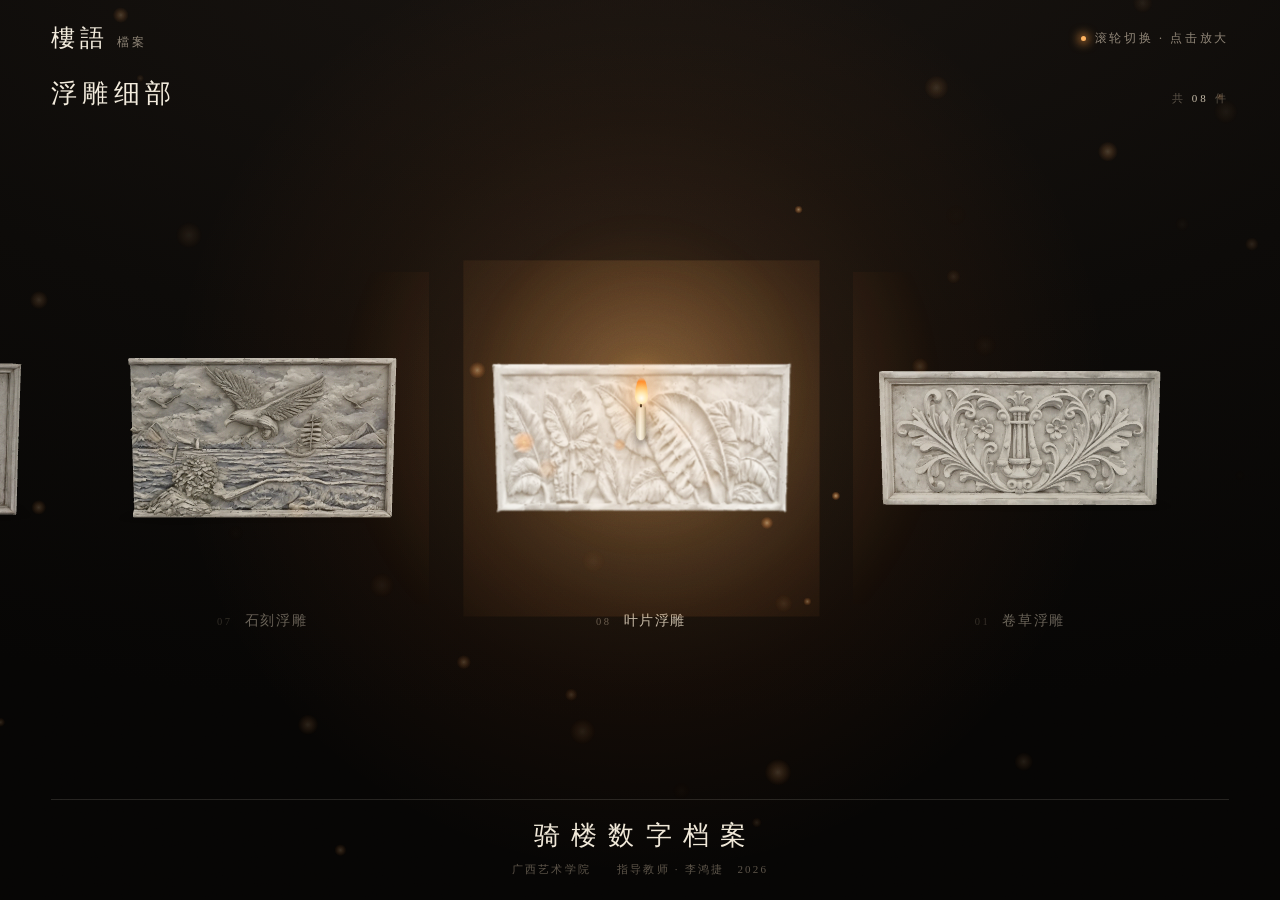
<file: index.html>
<!DOCTYPE html>
<html lang="zh-CN">
<head>
<meta charset="UTF-8">
<meta name="viewport" content="width=device-width, initial-scale=1, viewport-fit=cover">
<title>樓語 · 檔案 — Echoes of the Arcades</title>
<meta name="description" content="骑楼数字档案：八件浮雕，烛光扫过时浮出纹理。">
<meta name="theme-color" content="#080706">
<link rel="icon" href="favicon.png" sizes="128x128">
<link rel="apple-touch-icon" href="favicon.png">
<meta property="og:title" content="樓語 · 檔案">
<meta property="og:description" content="骑楼数字档案：八件浮雕，烛光扫过时浮出纹理。">
<meta property="og:type" content="website">
<meta property="og:image" content="https://gg1103.github.io/museum/og.png">
<meta property="og:image:width" content="1200">
<meta property="og:image:height" content="630">
<meta name="twitter:card" content="summary_large_image">
<link rel="stylesheet" href="gallery.css">
</head>
<body>

<canvas class="dust" id="dust" aria-hidden="true"></canvas>

<header class="bar">
  <span class="mark">
    <span class="mark-cn" data-bind="title">樓語</span>
    <span class="mark-sub">檔案</span>
  </span>
  <span class="hint"><i class="dot"></i>滚轮切换 · 点击放大</span>
</header>

<main>
  <div class="section-head">
    <h2 data-bind="sectionTitle">浮雕细部</h2>
    <span>共 <b id="count">08</b> 件</span>
  </div>

  <div class="rail" id="rail" aria-label="浮雕档案"></div>
</main>

<footer class="foot">
  <p class="arch-line" data-bind="archLine">骑楼数字档案</p>
  <p class="arch-meta">
    <span data-bind="footL"></span>
    <span data-bind="footR"></span>
  </p>
</footer>

<div class="warm" aria-hidden="true"></div>
<div class="candle" aria-hidden="true">
  <span class="glow"></span>
  <span class="wax"></span>
  <span class="flame"></span>
</div>

<!-- 放大查看 -->
<div class="modal" id="modal" hidden>
  <div class="modal-stage" id="modalStage"></div>
  <p class="modal-cap">
    <span id="modalNo"></span>
    <span id="modalName"></span>
    <em>点击空白处关闭</em>
  </p>
</div>

<script src="content.js"></script>
<script src="gallery.js"></script>
</body>
</html>
</file>
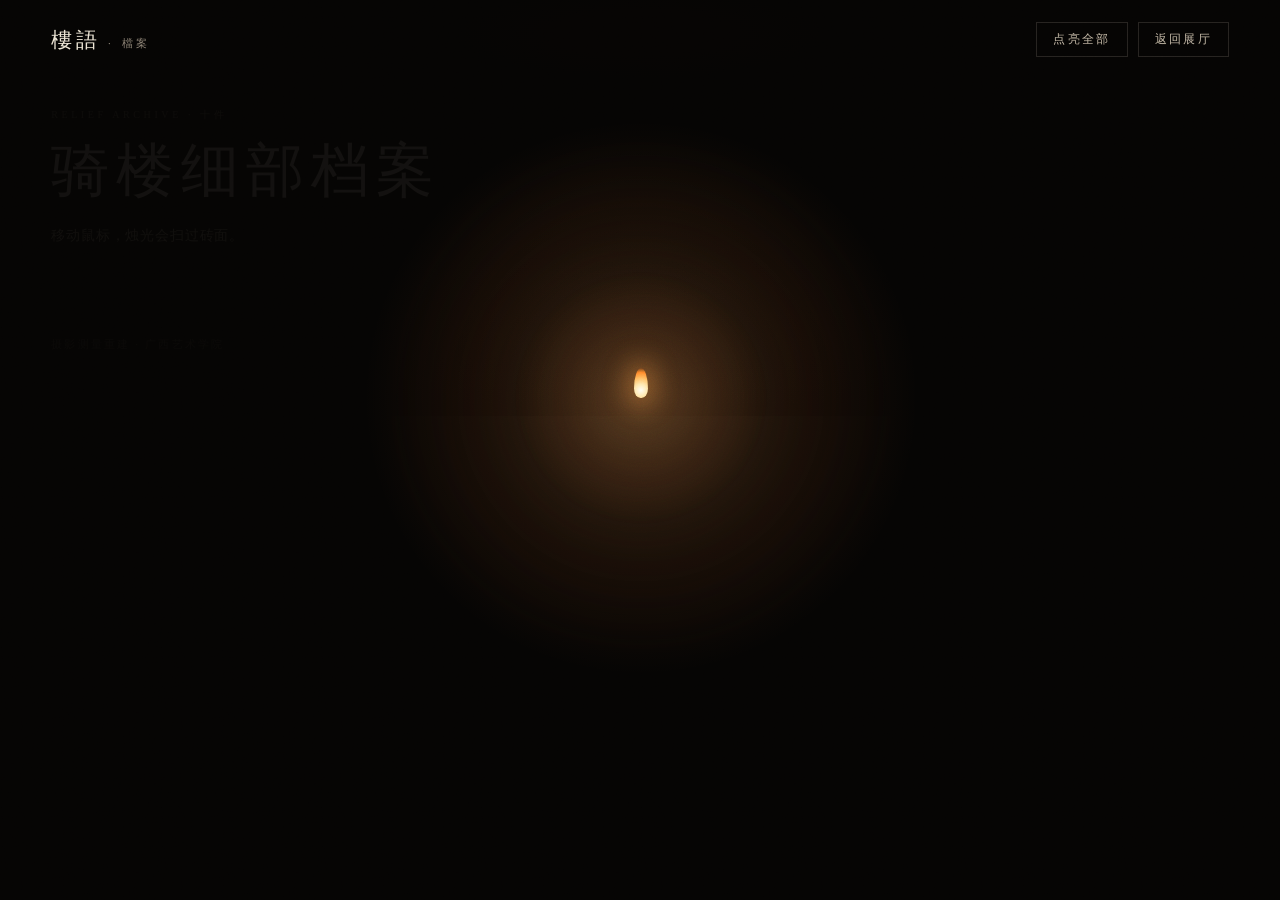
<file: archive.html>
<!DOCTYPE html>
<html lang="zh-CN">
<head>
<meta charset="UTF-8">
<meta name="viewport" content="width=device-width, initial-scale=1, viewport-fit=cover">
<title>檔案 · 樓語 — Echoes of the Arcades</title>
<meta name="description" content="骑楼细部档案：花砖、女儿墙、窗花，十件。移动蜡烛，光会扫过砖面。">
<meta name="theme-color" content="#0a0806">
<link rel="icon" href="favicon.png" sizes="128x128">
<meta property="og:title" content="檔案 · 樓語">
<meta property="og:image" content="https://gg1103.github.io/museum/og.png">
<link rel="stylesheet" href="archive.css">
</head>
<body>

<div class="room">
  <header class="bar">
    <a class="mark" href="index.html">
      <span class="mark-cn">樓語</span>
      <span class="mark-sep">·</span>
      <span class="mark-sub">檔案</span>
    </a>
    <nav class="bar-nav">
      <button type="button" class="btn" id="litAll" aria-pressed="false">点亮全部</button>
      <a class="btn" href="index.html">返回展厅</a>
    </nav>
  </header>

  <main class="stage">
    <div class="head">
      <p class="eyebrow">Relief Archive · 十件</p>
      <h1 class="title" data-bind="archiveTitle">骑楼细部档案</h1>
      <p class="lead" data-bind="archiveLead">移动鼠标，烛光会扫过砖面。</p>
    </div>

    <div class="grid" id="grid" role="list"></div>

    <p class="foot">
      <span data-bind="archiveFoot">摄影测量重建 · 广西艺术学院</span>
    </p>
  </main>
</div>

<div class="veil" id="veil" aria-hidden="true"></div>
<div class="warm" id="warm" aria-hidden="true"></div>
<div class="candle" id="candle" aria-hidden="true">
  <span class="glow"></span>
  <span class="flame"></span>
</div>

<script src="content.js"></script>
<script src="archive.js"></script>
</body>
</html>
</file>
<file: gallery.css>
/* ============================================================
   樓語 · 檔案 —— 一排陈列 · 滚轮切换 · 随鼠标偏移 · 点击放大
   ============================================================ */

:root {
  --room:     #080706;
  --ink:      #f3ecdd;
  --ink-dim:  #c2b7a5;
  --muted:    #8d8375;
  --faint:    #5b5348;
  --flame:    #ffb15e;
  --verm:     #c4402b;
  --line:     rgba(243, 236, 221, 0.13);

  --kai:   "KaiTi", "STKaiti", "Kaiti SC", "SimSun", serif;
  --song:  "Songti SC", "STSong", "SimSun", serif;
  --latin: Georgia, "Times New Roman", serif;

  --ease: cubic-bezier(0.22, 0.61, 0.36, 1);

  --lx: 50vw;
  --ly: 42vh;
  --light-r: 420px;
}

* { box-sizing: border-box; }

html, body {
  margin: 0;
  height: 100%;
  background: var(--room);
  color: var(--ink);
  font-family: var(--song);
  -webkit-font-smoothing: antialiased;
  overflow: hidden;
}

body {
  display: flex;
  flex-direction: column;
  background:
    radial-gradient(130% 90% at 50% -10%, #191410 0%, #0c0a08 55%, #060504 100%);
  cursor: none;
}

::selection { background: rgba(196, 64, 43, 0.4); }
a { color: inherit; text-decoration: none; }
button { font: inherit; color: inherit; background: none; border: none; cursor: none; }
:focus-visible { outline: 1px solid var(--flame); outline-offset: 4px; }

/* ---------- 浮尘 ---------- */
.dust {
  position: fixed;
  inset: 0;
  z-index: 25;
  pointer-events: none;
  opacity: 0.9;
}

body::after {
  content: "";
  position: fixed;
  inset: 0;
  z-index: 60;
  pointer-events: none;
  opacity: 0.38;
  mix-blend-mode: overlay;
  background-image: url("data:image/svg+xml,%3Csvg xmlns='http://www.w3.org/2000/svg' width='160' height='160'%3E%3Cfilter id='n'%3E%3CfeTurbulence type='fractalNoise' baseFrequency='0.82' numOctaves='4' stitchTiles='stitch'/%3E%3C/filter%3E%3Crect width='160' height='160' filter='url(%23n)' opacity='0.3'/%3E%3C/svg%3E");
}

/* ---------- 顶栏 ---------- */
.bar {
  position: relative;
  z-index: 30;
  display: flex;
  align-items: center;
  justify-content: space-between;
  gap: 20px;
  padding: 22px clamp(20px, 4vw, 56px) 0;
  flex: 0 0 auto;
}
.mark { display: flex; align-items: baseline; gap: 9px; }
.mark-cn {
  font-family: var(--kai);
  font-size: 24px;
  letter-spacing: 0.18em;
}
.mark-sub {
  font-size: 11.5px;
  letter-spacing: 0.3em;
  color: var(--muted);
}
.hint {
  display: inline-flex;
  align-items: center;
  gap: 9px;
  font-size: 12px;
  letter-spacing: 0.22em;
  color: var(--muted);
}
.hint .dot {
  width: 5px; height: 5px;
  border-radius: 50%;
  background: var(--flame);
  box-shadow: 0 0 10px 3px rgba(255, 160, 70, 0.6);
  animation: breathe 2.6s var(--ease) infinite;
}
@keyframes breathe {
  0%, 100% { opacity: 0.4; transform: scale(0.85); }
  50%      { opacity: 1; transform: scale(1.2); }
}

/* ---------- 主区 ---------- */
main {
  position: relative;
  z-index: 1;
  flex: 1 1 auto;
  min-height: 0;
  display: flex;
  flex-direction: column;
  justify-content: center;
  padding: 0 0 clamp(10px, 2vh, 24px);
}

.section-head {
  display: flex;
  align-items: baseline;
  justify-content: space-between;
  gap: 20px;
  padding: 0 clamp(20px, 4vw, 56px);
  margin: clamp(10px, 2.4vh, 26px) 0 clamp(4px, 1.2vh, 14px);
  flex: 0 0 auto;
}
.section-head h2 {
  margin: 0;
  font-family: var(--kai);
  font-weight: 400;
  font-size: clamp(20px, 2.1vw, 26px);
  letter-spacing: 0.2em;
}
.section-head span {
  font-family: var(--latin);
  font-size: 11px;
  letter-spacing: 0.28em;
  color: var(--faint);
}
.section-head span b { font-weight: 400; color: var(--ink-dim); }

/* ---------- 一排陈列 ---------- */
.rail {
  flex: 1 1 auto;
  min-height: 0;
  display: flex;
  align-items: center;
  gap: clamp(18px, 3.6vw, 57px);   /* 在上版基础上再分开 6% */
  overflow-x: auto;
  overflow-y: hidden;
  scroll-snap-type: x mandatory;
  scroll-behavior: smooth;
  padding: 0;           /* 首尾留白由 JS 动态设置，保证第一件也能居中 */
  scrollbar-width: none;
  -ms-overflow-style: none;
}
.rail::-webkit-scrollbar { display: none; }

.slide {
  flex: 0 0 auto;
  width: clamp(260px, 26vw, 380px);
  scroll-snap-align: center;
  display: flex;
  flex-direction: column;
  align-items: stretch;
  background: none;
  border: none;
  padding: 0;
  cursor: none;
  opacity: 0.72;                /* 更远：暗 28% */
  transition: opacity 0.5s var(--ease);
}
.slide.is-near { opacity: 0.85; } /* 相邻：暗 15% */
.slide.is-center { opacity: 1; }

.model {
  position: relative;
  width: 100%;
  aspect-ratio: 1 / 1;
  overflow: hidden;             /* 裁掉模型自带的画框 */
  transition: transform 0.55s var(--ease);
  transform: scale(1);
}
.slide.is-center .model { transform: scale(1.07); }  /* 居中放大 7% */

.model model-viewer {
  width: 100%;
  height: 100%;
  background: transparent;
  --poster-color: transparent;
  --progress-bar-color: transparent;
  --progress-mask: transparent;
  outline: none;
}
.model model-viewer::part(default-progress-bar) { display: none; }

/* 有画框的模型：兜底规则（具体倍率由 content.js 的 crop 数值内联设置） */
.slide.is-crop .model model-viewer { transform: scale(1.2); }

/* 有画框的模型：由 JS 按件设置缩放把框推出可视区 */

.model::after {
  content: "";
  position: absolute;
  inset: 0;
  pointer-events: none;
  background: radial-gradient(
    circle 440px at calc(var(--lx) - var(--model-x, 0px)) calc(var(--ly) - var(--model-y, 0px)),
    rgba(255, 186, 112, 0.34), rgba(255, 150, 70, 0.10) 42%, transparent 70%);
  mix-blend-mode: screen;
}

.slide-cap {
  display: flex;
  align-items: baseline;
  justify-content: center;
  gap: 12px;
  margin-top: 8px;
  opacity: 0.6;
  transition: opacity 0.5s var(--ease);
}
.slide.is-center .slide-cap { opacity: 1; }
.cap-no {
  font-family: var(--latin);
  font-size: 10.5px;
  letter-spacing: 0.24em;
  color: var(--faint);
}
.cap-name {
  font-size: 13.5px;
  letter-spacing: 0.12em;
  color: var(--ink-dim);
}

/* ---------- 页脚 ---------- */
.foot {
  position: relative;
  z-index: 30;
  flex: 0 0 auto;
  margin: 0 clamp(20px, 4vw, 56px);
  padding: clamp(12px, 2vh, 20px) 0 clamp(16px, 2.6vh, 26px);
  border-top: 1px solid var(--line);
  text-align: center;
}
.arch-line {
  margin: 0;
  font-family: var(--kai);
  font-size: clamp(19px, 2vw, 26px);
  letter-spacing: 0.44em;
  text-indent: 0.44em;
  color: #f0e8d8;
}
.arch-meta {
  margin: 9px 0 0;
  display: flex;
  flex-wrap: wrap;
  gap: 8px 26px;
  justify-content: center;
  font-size: 11px;
  letter-spacing: 0.2em;
  color: var(--faint);
}

/* ---------- 放大查看 ---------- */
.modal {
  position: fixed;
  inset: 0;
  z-index: 45;
  display: grid;
  grid-template-rows: 1fr auto;
  padding: clamp(30px, 6vh, 70px) clamp(20px, 6vw, 90px) clamp(24px, 4vh, 44px);
  background: rgba(5, 4, 3, 0.94);
  backdrop-filter: blur(7px);
  opacity: 0;
  visibility: hidden;
  transition: opacity 0.4s var(--ease), visibility 0.4s;
  cursor: none;
}
.modal.is-open { opacity: 1; visibility: visible; }

.modal-stage {
  position: relative;
  min-height: 0;
  display: grid;
  place-items: center;
  overflow: hidden;
}
.modal-stage model-viewer {
  transition: opacity 0.35s var(--ease);
  width: min(68vw, 880px);
  height: min(66vh, 720px);
  background: transparent;
  --poster-color: transparent;
  --progress-bar-color: transparent;
  --progress-mask: transparent;
  outline: none;
}
.modal-stage model-viewer::part(default-progress-bar) { display: none; }

.modal-cap {
  margin: 0;
  display: flex;
  align-items: baseline;
  justify-content: center;
  gap: 16px;
  font-size: 12px;
  letter-spacing: 0.2em;
  color: var(--ink-dim);
}
.modal-cap span:first-child {
  font-family: var(--latin);
  font-size: 10px;
  color: var(--faint);
}
.modal-cap span:nth-child(2) {
  font-family: var(--kai);
  font-size: 20px;
  letter-spacing: 0.16em;
  color: #f5eddd;
}
.modal-cap em {
  font-style: normal;
  font-size: 10px;
  letter-spacing: 0.22em;
  color: var(--faint);
}

/* ---------- 烛光层 ---------- */
.warm {
  position: fixed;
  inset: 0;
  z-index: 15;
  pointer-events: none;
  background: radial-gradient(circle calc(var(--light-r) * 1.7) at var(--lx) var(--ly),
      rgba(255, 178, 96, 0.16), rgba(255, 120, 40, 0.05) 40%, transparent 66%);
  mix-blend-mode: screen;
  transition: opacity 0.4s var(--ease);
}
body.is-lit .warm { opacity: 0.45; }
body.is-lit { cursor: default; }
body.is-lit .candle { opacity: 0; }

/* ---------- 蜡烛 ---------- */
.candle {
  position: fixed;
  left: 0; top: 0;
  width: 0; height: 0;
  z-index: 50;
  pointer-events: none;
  transform: translate3d(var(--lx), var(--ly), 0);
  transition: opacity 0.4s var(--ease);
  will-change: transform;
}
.candle .glow {
  position: absolute;
  left: -170px; top: -190px;
  width: 340px; height: 340px;
  border-radius: 50%;
  background: radial-gradient(circle, rgba(255, 172, 96, 0.14) 0%, rgba(255, 130, 50, 0.05) 42%, transparent 70%);
  filter: blur(10px);
}
.candle .wax {
  position: absolute;
  left: -5px; top: 2px;
  width: 10px; height: 34px;
  border-radius: 2px 2px 5px 5px / 2px 2px 8px 8px;
  background: linear-gradient(90deg, #cbbd9f 0%, #fdf6e6 42%, #e8dcc2 72%, #a8997c 100%);
  box-shadow: 0 -6px 14px rgba(255, 180, 100, 0.35), 0 4px 10px rgba(0, 0, 0, 0.55);
}
.candle .wax::before {
  content: "";
  position: absolute;
  left: 50%; top: -5px;
  width: 1.4px; height: 6px;
  margin-left: -0.7px;
  background: #2a2118;
}
.candle .flame {
  position: absolute;
  left: -6.5px; top: -27px;
  width: 13px; height: 27px;
  border-radius: 50% 50% 46% 46% / 72% 72% 28% 28%;
  background: radial-gradient(circle at 50% 78%, #fffdf3 0%, #ffe9b0 24%, #ffbe63 52%, #ff8a2b 76%, rgba(255, 110, 30, 0) 100%);
  filter: blur(0.3px);
  transform-origin: 50% 100%;
  animation: flicker 2.3s var(--ease) infinite;
  box-shadow: 0 0 26px 10px rgba(255, 160, 70, 0.38);
}
@keyframes flicker {
  0%, 100% { transform: scale(1, 1) rotate(0deg); opacity: 1; }
  25%      { transform: scale(0.93, 1.07) rotate(-1.8deg); opacity: 0.93; }
  50%      { transform: scale(1.05, 0.94) rotate(1.2deg); opacity: 0.97; }
  75%      { transform: scale(0.96, 1.04) rotate(-0.9deg); opacity: 0.9; }
}

/* ---------- 响应式 ---------- */
@media (max-width: 900px) {
  .slide { width: clamp(200px, 52vw, 300px); }
  .rail { gap: 16px; }
}
@media (max-width: 700px) {
  body { cursor: auto; }
  .slide, .modal { cursor: auto; }
  .candle { display: none; }
  .warm { opacity: 0.6; }
  .arch-line { letter-spacing: 0.3em; text-indent: 0.3em; }
  .modal-stage model-viewer { width: 92vw; }
}

@media (prefers-reduced-motion: reduce) {
  .candle .flame, .hint .dot { animation: none; }
  .rail { scroll-behavior: auto; }
  .slide, .model, .slide-cap { transition: none; }
}
</file>
<file: archive.css>
/* ============================================================
   檔案页 · 烛光陈列室
   深色房间 + 跟随鼠标的烛光，光接触到的区域才亮起来
   ============================================================ */

:root {
  --room:       #0a0806;
  --room-2:     #12100c;
  --paper:      #ece4d4;
  --paper-dim:  #c2b7a5;
  --muted:      #8a8073;
  --faint:      #5f574c;
  --flame:      #ffb15e;
  --verm:       #c4402b;
  --line:       rgba(236, 228, 212, 0.14);

  --kai:  "KaiTi", "STKaiti", "Kaiti SC", "SimSun", serif;
  --song: "Songti SC", "STSong", "SimSun", serif;
  --latin: Georgia, "Times New Roman", serif;

  --ease: cubic-bezier(0.22, 0.61, 0.36, 1);

  /* 光的位置（由 JS 更新） */
  --lx: 50vw;
  --ly: 40vh;
}

* { box-sizing: border-box; }

html, body {
  margin: 0;
  min-height: 100%;
  background: var(--room);
  color: var(--paper);
  font-family: var(--song);
  -webkit-font-smoothing: antialiased;
}

body {
  background:
    radial-gradient(120% 90% at 50% 8%, #141009 0%, #0a0806 60%, #070504 100%);
  cursor: none;
  overflow-x: hidden;
}

::selection { background: rgba(196, 64, 43, 0.35); }

a { color: inherit; text-decoration: none; }
button { font: inherit; color: inherit; background: none; border: none; cursor: none; }

:focus-visible { outline: 1px solid var(--flame); outline-offset: 4px; }

/* ---------- 房间的颗粒 ---------- */
.room::after {
  content: "";
  position: fixed;
  inset: 0;
  z-index: 40;
  pointer-events: none;
  opacity: 0.5;
  mix-blend-mode: overlay;
  background-image: url("data:image/svg+xml,%3Csvg xmlns='http://www.w3.org/2000/svg' width='160' height='160'%3E%3Cfilter id='n'%3E%3CfeTurbulence type='fractalNoise' baseFrequency='0.8' numOctaves='4' stitchTiles='stitch'/%3E%3C/filter%3E%3Crect width='160' height='160' filter='url(%23n)' opacity='0.28'/%3E%3C/svg%3E");
}

/* ---------- 顶栏 ---------- */
.bar {
  position: fixed;
  top: 0; left: 0; right: 0;
  z-index: 30;
  display: flex;
  align-items: center;
  justify-content: space-between;
  gap: 20px;
  padding: 22px clamp(20px, 4vw, 54px);
  pointer-events: none;
}
.bar > * { pointer-events: auto; }

.mark { display: flex; align-items: baseline; gap: 8px; }
.mark-cn {
  font-family: var(--kai);
  font-size: 21px;
  letter-spacing: 0.16em;
}
.mark-sep, .mark-sub {
  font-size: 11px;
  letter-spacing: 0.28em;
  color: var(--muted);
}

.bar-nav { display: flex; align-items: center; gap: 10px; }
.btn {
  padding: 9px 16px;
  border: 1px solid var(--line);
  font-size: 11.5px;
  letter-spacing: 0.2em;
  color: var(--paper-dim);
  transition: color 0.3s var(--ease), border-color 0.3s var(--ease), background 0.3s var(--ease);
}
.btn:hover { color: var(--paper); border-color: rgba(255, 177, 94, 0.5); }
.btn[aria-pressed="true"] {
  color: #1a1410;
  background: var(--flame);
  border-color: var(--flame);
}

/* ---------- 内容 ---------- */
.stage {
  position: relative;
  z-index: 1;
  padding: clamp(88px, 12vh, 140px) clamp(20px, 4vw, 54px) 64px;
}

.head { max-width: 720px; margin-bottom: clamp(28px, 5vh, 52px); }

.eyebrow {
  margin: 0 0 14px;
  font-family: var(--latin);
  font-size: 10px;
  letter-spacing: 0.36em;
  text-transform: uppercase;
  color: var(--muted);
}

.title {
  margin: 0 0 16px;
  font-family: var(--kai);
  font-weight: 400;
  font-size: clamp(34px, 4.6vw, 58px);
  line-height: 1.2;
  letter-spacing: 0.12em;
  color: #f4ecdc;
}

.lead {
  margin: 0;
  font-size: 14px;
  line-height: 2;
  color: var(--paper-dim);
  letter-spacing: 0.06em;
}

/* ---------- 卡片网格 ---------- */
.grid {
  display: grid;
  grid-template-columns: repeat(auto-fill, minmax(230px, 1fr));
  gap: clamp(14px, 2vw, 26px);
}

.card {
  position: relative;
  display: block;
  background: #100d09;
  border: 1px solid var(--line);
  padding: 10px 10px 0;
  transition: border-color 0.4s var(--ease), transform 0.4s var(--ease);
}
.card:hover {
  border-color: rgba(255, 177, 94, 0.4);
  transform: translateY(-2px);
}

.card-media {
  position: relative;
  aspect-ratio: 1 / 1;
  overflow: hidden;
  background: #0d0b08;
}
.card-media img {
  width: 100%;
  height: 100%;
  object-fit: cover;
  display: block;
  filter: saturate(0.9) contrast(1.02);
  transition: transform 0.7s var(--ease);
}
.card:hover .card-media img { transform: scale(1.03); }

/* 卡片内的油灯光晕，跟随全局烛光位置 */
.card-media::after {
  content: "";
  position: absolute;
  inset: 0;
  pointer-events: none;
  background: radial-gradient(
    circle 380px at calc(var(--lx) - var(--card-x, 0px)) calc(var(--ly) - var(--card-y, 0px)),
    rgba(255, 176, 96, 0.28), rgba(255, 140, 60, 0.08) 42%, transparent 68%);
  mix-blend-mode: screen;
  opacity: 0.9;
}

.card-cap {
  display: flex;
  align-items: baseline;
  justify-content: space-between;
  gap: 12px;
  padding: 12px 2px 12px;
}
.cap-no {
  font-family: var(--latin);
  font-size: 10px;
  letter-spacing: 0.22em;
  color: var(--faint);
}
.cap-name {
  font-family: var(--song);
  font-size: 13px;
  letter-spacing: 0.1em;
  color: var(--paper-dim);
  text-align: right;
}

.foot {
  margin: 42px 0 0;
  font-size: 11px;
  letter-spacing: 0.2em;
  color: var(--faint);
}

/* ---------- 暗幕：光接触到的区域变亮 ---------- */
.veil {
  position: fixed;
  inset: 0;
  z-index: 10;
  pointer-events: none;
  background: #060504;
  opacity: 0.95;
  -webkit-mask-image: radial-gradient(circle 300px at var(--lx) var(--ly),
      rgba(0, 0, 0, 0) 0%, rgba(0, 0, 0, 0) 34%, rgba(0, 0, 0, 0.55) 62%, #000 86%);
  mask-image: radial-gradient(circle 300px at var(--lx) var(--ly),
      rgba(0, 0, 0, 0) 0%, rgba(0, 0, 0, 0) 34%, rgba(0, 0, 0, 0.55) 62%, #000 86%);
  transition: opacity 0.5s var(--ease);
}

/* 暖色光晕，叠在暗幕之上 */
.warm {
  position: fixed;
  inset: 0;
  z-index: 12;
  pointer-events: none;
  background: radial-gradient(circle 420px at var(--lx) var(--ly),
      rgba(255, 168, 86, 0.20), rgba(255, 120, 40, 0.07) 40%, transparent 66%);
  mix-blend-mode: screen;
  transition: opacity 0.5s var(--ease);
}

/* 全部点亮时 */
body.is-lit .veil { opacity: 0; }
body.is-lit .warm { opacity: 0.55; }
body.is-lit { cursor: default; }
body.is-lit .candle { opacity: 0; }

/* ---------- 蜡烛 ---------- */
.candle {
  position: fixed;
  left: 0; top: 0;
  width: 0; height: 0;
  z-index: 20;
  pointer-events: none;
  transform: translate3d(var(--lx), var(--ly), 0);
  transition: opacity 0.4s var(--ease);
  will-change: transform;
}

.candle .glow {
  position: absolute;
  left: -130px; top: -130px;
  width: 260px; height: 260px;
  border-radius: 50%;
  background: radial-gradient(circle, rgba(255, 170, 90, 0.16) 0%, rgba(255, 130, 50, 0.05) 42%, transparent 68%);
  filter: blur(6px);
}

.candle .flame {
  position: absolute;
  left: -7px; top: -30px;
  width: 14px; height: 30px;
  border-radius: 50% 50% 46% 46% / 68% 68% 32% 32%;
  background:
    radial-gradient(circle at 50% 74%, #fffdf3 0%, #ffe9b0 26%, #ffbe63 52%, #ff8a2b 76%, rgba(255, 110, 30, 0) 100%);
  filter: blur(0.4px);
  transform-origin: 50% 100%;
  animation: flicker 2.2s var(--ease) infinite;
  box-shadow: 0 0 24px 8px rgba(255, 160, 70, 0.35);
}

@keyframes flicker {
  0%, 100% { transform: scale(1, 1) rotate(0deg); opacity: 1; }
  25%      { transform: scale(0.94, 1.06) rotate(-1.6deg); opacity: 0.94; }
  50%      { transform: scale(1.04, 0.95) rotate(1.2deg); opacity: 0.97; }
  75%      { transform: scale(0.97, 1.03) rotate(-0.8deg); opacity: 0.92; }
}

/* ---------- 响应式 ---------- */
@media (max-width: 700px) {
  .grid { grid-template-columns: repeat(2, minmax(0, 1fr)); }
  .veil, .warm { display: none; }
  body { cursor: auto; }
  .card { cursor: pointer; }
  .candle { display: none; }
  .bar-nav .btn { padding: 8px 12px; font-size: 10.5px; }
}

@media (prefers-reduced-motion: reduce) {
  .candle .flame { animation: none; }
  .card, .card-media img { transition: none; }
}
</file>
